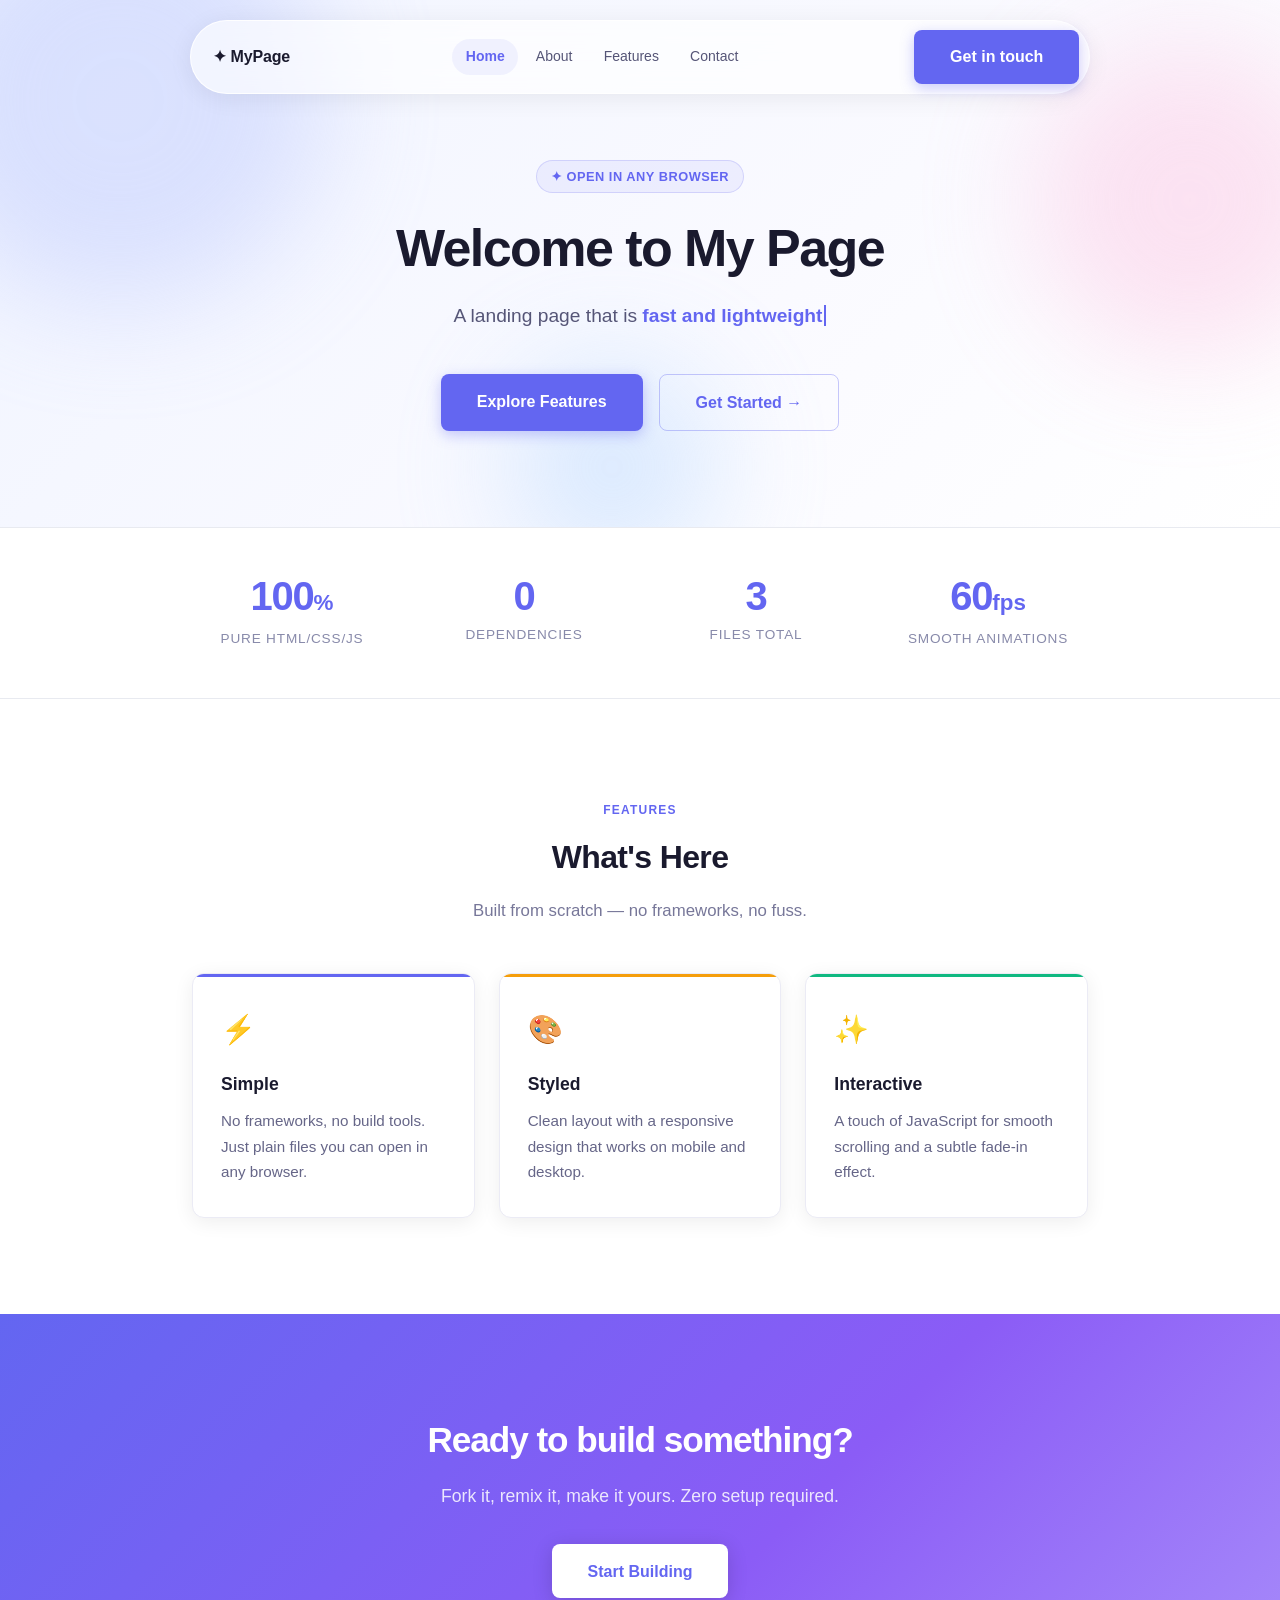
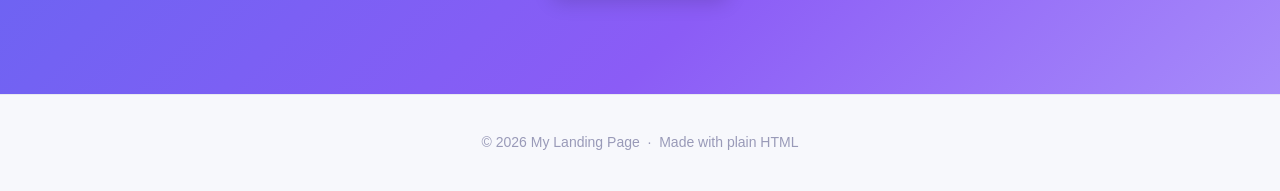
<file: index.html>
<!DOCTYPE html>
<html lang="en">
  <head>
    <meta charset="UTF-8" />
    <meta name="viewport" content="width=device-width, initial-scale=1.0" />
    <title>My Landing Page</title>
    <link rel="stylesheet" href="style.css" />
  </head>
  <body>

    <!-- Scroll Progress Bar -->
    <div class="scroll-progress" id="scrollProgress"></div>

    <!-- Hero Section -->
    <section class="hero">
      <div class="hero-blob hero-blob-1"></div>
      <div class="hero-blob hero-blob-2"></div>
      <div class="hero-blob hero-blob-3"></div>
      <div class="container">
        <div class="hero-badge">✦ Open in any browser</div>
        <h1>Welcome to My Page</h1>
        <p class="subtitle">
          A landing page that is
          <span class="typewriter" id="typewriter"></span>
        </p>
        <div class="hero-actions">
          <a href="#features" class="btn">Explore Features</a>
          <a href="#cta" class="btn btn-ghost">Get Started →</a>
        </div>
      </div>
    </section>

    <!-- Stats Row -->
    <section class="stats">
      <div class="container">
        <div class="stats-grid">
          <div class="stat">
            <span class="stat-number" data-target="100">0</span><span class="stat-unit">%</span>
            <p>Pure HTML/CSS/JS</p>
          </div>
          <div class="stat">
            <span class="stat-number" data-target="0">0</span>
            <p>Dependencies</p>
          </div>
          <div class="stat">
            <span class="stat-number" data-target="3">0</span>
            <p>Files total</p>
          </div>
          <div class="stat">
            <span class="stat-number" data-target="60">0</span><span class="stat-unit">fps</span>
            <p>Smooth animations</p>
          </div>
        </div>
      </div>
    </section>

    <!-- Features Section -->
    <section class="features" id="features">
      <div class="container">
        <div class="section-header">
          <span class="section-label">Features</span>
          <h2>What's Here</h2>
          <p class="section-sub">Built from scratch — no frameworks, no fuss.</p>
        </div>
        <div class="cards">
          <div class="card" style="--delay: 0ms">
            <div class="card-accent"></div>
            <div class="card-icon">⚡</div>
            <h3>Simple</h3>
            <p>No frameworks, no build tools. Just plain files you can open in any browser.</p>
          </div>
          <div class="card" style="--delay: 120ms">
            <div class="card-accent" style="--accent: #f59e0b"></div>
            <div class="card-icon">🎨</div>
            <h3>Styled</h3>
            <p>Clean layout with a responsive design that works on mobile and desktop.</p>
          </div>
          <div class="card" style="--delay: 240ms">
            <div class="card-accent" style="--accent: #10b981"></div>
            <div class="card-icon">✨</div>
            <h3>Interactive</h3>
            <p>A touch of JavaScript for smooth scrolling and a subtle fade-in effect.</p>
          </div>
        </div>
      </div>
    </section>

    <!-- CTA Section -->
    <section class="cta-section" id="cta">
      <div class="container">
        <h2>Ready to build something?</h2>
        <p>Fork it, remix it, make it yours. Zero setup required.</p>
        <a href="#features" class="btn btn-white">Start Building</a>
      </div>
    </section>

    <!-- Footer -->
    <footer>
      <div class="container">
        <p>&copy; 2026 My Landing Page &nbsp;·&nbsp; Made with plain HTML</p>
      </div>
    </footer>

    <script src="nav.js"></script>
    <script src="script.js"></script>
  </body>
</html>
</file>
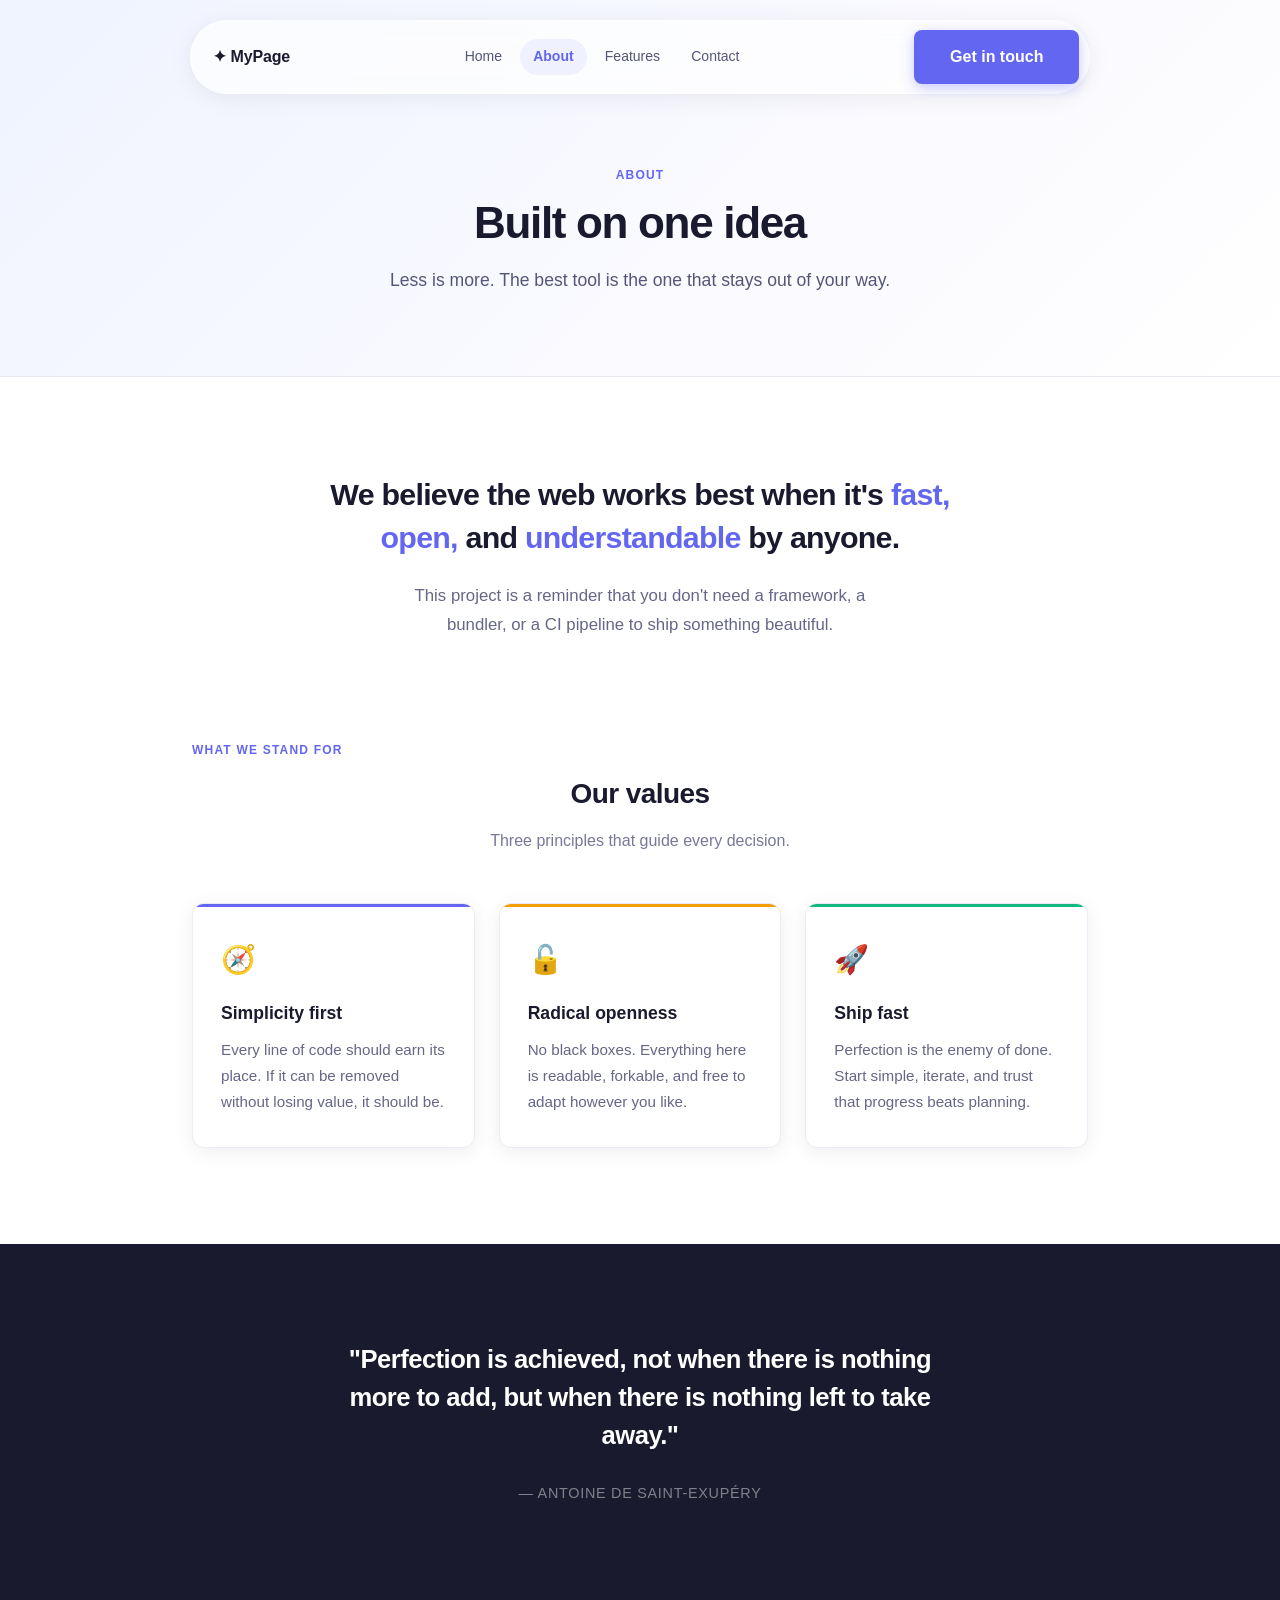
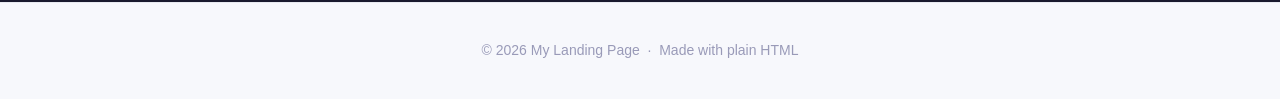
<file: about.html>
<!DOCTYPE html>
<html lang="en">
  <head>
    <meta charset="UTF-8" />
    <meta name="viewport" content="width=device-width, initial-scale=1.0" />
    <title>About — My Landing Page</title>
    <link rel="stylesheet" href="style.css" />
  </head>
  <body>

    <!-- Page Hero -->
    <section class="page-hero">
      <div class="container">
        <span class="section-label">About</span>
        <h1>Built on one idea</h1>
        <p>Less is more. The best tool is the one that stays out of your way.</p>
      </div>
    </section>

    <!-- Mission -->
    <section class="mission">
      <div class="container">
        <p class="mission-text">
          We believe the web works best when it's <em>fast, open,</em> and
          <em>understandable</em> by anyone.
        </p>
        <p class="mission-sub">
          This project is a reminder that you don't need a framework, a bundler,
          or a CI pipeline to ship something beautiful.
        </p>
      </div>
    </section>

    <!-- Values -->
    <section class="values">
      <div class="container">
        <span class="section-label">What we stand for</span>
        <h2>Our values</h2>
        <p class="section-sub">Three principles that guide every decision.</p>
        <div class="cards">
          <div class="card" style="--delay: 0ms">
            <div class="card-accent" style="--accent: #6366f1"></div>
            <div class="card-icon">🧭</div>
            <h3>Simplicity first</h3>
            <p>Every line of code should earn its place. If it can be removed without losing value, it should be.</p>
          </div>
          <div class="card" style="--delay: 120ms">
            <div class="card-accent" style="--accent: #f59e0b"></div>
            <div class="card-icon">🔓</div>
            <h3>Radical openness</h3>
            <p>No black boxes. Everything here is readable, forkable, and free to adapt however you like.</p>
          </div>
          <div class="card" style="--delay: 240ms">
            <div class="card-accent" style="--accent: #10b981"></div>
            <div class="card-icon">🚀</div>
            <h3>Ship fast</h3>
            <p>Perfection is the enemy of done. Start simple, iterate, and trust that progress beats planning.</p>
          </div>
        </div>
      </div>
    </section>

    <!-- Philosophy quote -->
    <section class="philosophy">
      <div class="container">
        <blockquote>
          "Perfection is achieved, not when there is nothing more to add,
          but when there is nothing left to take away."
        </blockquote>
        <cite>— Antoine de Saint-Exupéry</cite>
      </div>
    </section>

    <!-- Footer -->
    <footer>
      <div class="container">
        <p>&copy; 2026 My Landing Page &nbsp;·&nbsp; Made with plain HTML</p>
      </div>
    </footer>

    <script src="nav.js"></script>
    <script>
      const observer = new IntersectionObserver(
        (entries) => entries.forEach((e) => {
          if (e.isIntersecting) { e.target.classList.add('visible'); observer.unobserve(e.target); }
        }),
        { threshold: 0.15 }
      );
      document.querySelectorAll('.card').forEach((el) => observer.observe(el));
    </script>
  </body>
</html>
</file>
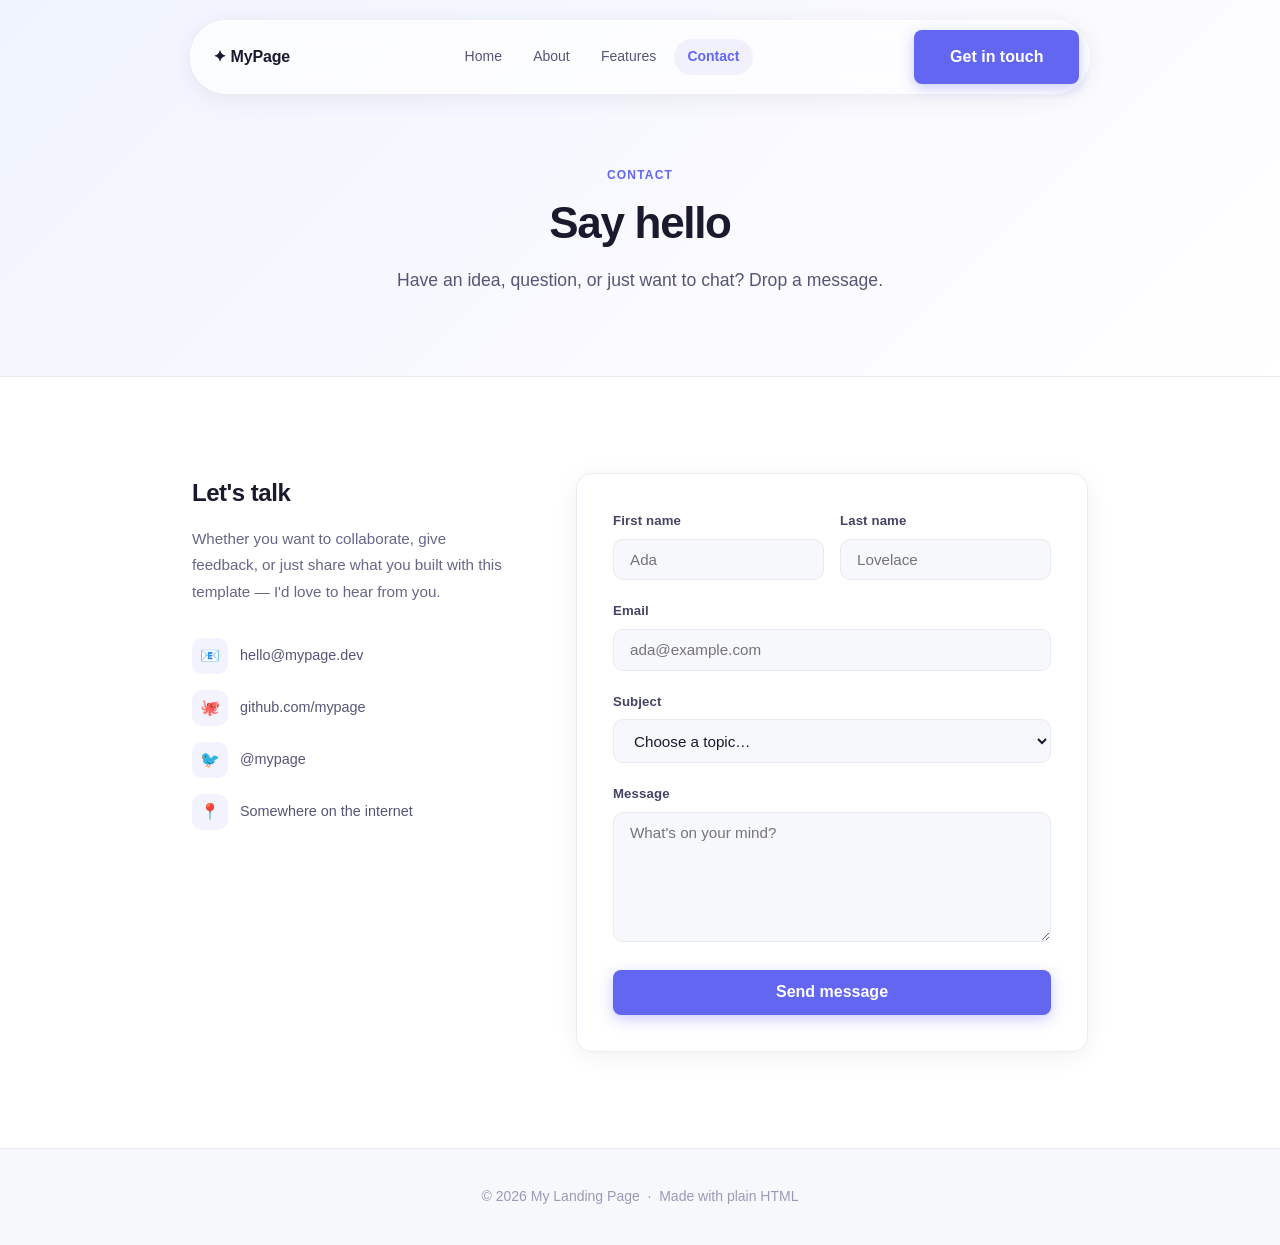
<file: contact.html>
<!DOCTYPE html>
<html lang="en">
  <head>
    <meta charset="UTF-8" />
    <meta name="viewport" content="width=device-width, initial-scale=1.0" />
    <title>Contact — My Landing Page</title>
    <link rel="stylesheet" href="style.css" />
  </head>
  <body>

    <!-- Page Hero -->
    <section class="page-hero">
      <div class="container">
        <span class="section-label">Contact</span>
        <h1>Say hello</h1>
        <p>Have an idea, question, or just want to chat? Drop a message.</p>
      </div>
    </section>

    <!-- Contact Section -->
    <section class="contact-section">
      <div class="container">
        <div class="contact-grid">

          <!-- Info column -->
          <div class="contact-info">
            <h2>Let's talk</h2>
            <p>
              Whether you want to collaborate, give feedback, or just share what
              you built with this template — I'd love to hear from you.
            </p>
            <div class="contact-methods">
              <div class="contact-method">
                <div class="contact-method-icon">📧</div>
                <span>hello@mypage.dev</span>
              </div>
              <div class="contact-method">
                <div class="contact-method-icon">🐙</div>
                <span>github.com/mypage</span>
              </div>
              <div class="contact-method">
                <div class="contact-method-icon">🐦</div>
                <span>@mypage</span>
              </div>
              <div class="contact-method">
                <div class="contact-method-icon">📍</div>
                <span>Somewhere on the internet</span>
              </div>
            </div>
          </div>

          <!-- Form column -->
          <div class="contact-form" id="contactForm">
            <div class="form-row">
              <div class="form-group">
                <label for="firstName">First name</label>
                <input type="text" id="firstName" class="form-input" placeholder="Ada" />
              </div>
              <div class="form-group">
                <label for="lastName">Last name</label>
                <input type="text" id="lastName" class="form-input" placeholder="Lovelace" />
              </div>
            </div>
            <div class="form-group">
              <label for="email">Email</label>
              <input type="email" id="email" class="form-input" placeholder="ada@example.com" />
            </div>
            <div class="form-group">
              <label for="subject">Subject</label>
              <select id="subject" class="form-input form-select">
                <option value="">Choose a topic…</option>
                <option>General question</option>
                <option>Collaboration</option>
                <option>Feedback</option>
                <option>Something else</option>
              </select>
            </div>
            <div class="form-group">
              <label for="message">Message</label>
              <textarea id="message" class="form-textarea" placeholder="What's on your mind?"></textarea>
            </div>
            <button type="button" class="btn form-submit" id="submitBtn">Send message</button>
            <p class="form-success" id="formSuccess">✓ Message sent — thanks for reaching out!</p>
          </div>

        </div>
      </div>
    </section>

    <!-- Footer -->
    <footer>
      <div class="container">
        <p>&copy; 2026 My Landing Page &nbsp;·&nbsp; Made with plain HTML</p>
      </div>
    </footer>

    <script src="nav.js"></script>
    <script>
      document.getElementById('submitBtn').addEventListener('click', function () {
        const email = document.getElementById('email').value.trim();
        const message = document.getElementById('message').value.trim();
        if (!email || !message) {
          document.getElementById('email').style.borderColor = email ? '' : '#ef4444';
          document.getElementById('message').style.borderColor = message ? '' : '#ef4444';
          return;
        }
        this.textContent = 'Sending…';
        this.disabled = true;
        setTimeout(() => {
          document.getElementById('contactForm').style.opacity = '0.4';
          document.getElementById('formSuccess').style.display = 'block';
          this.style.display = 'none';
        }, 900);
      });
    </script>
  </body>
</html>
</file>
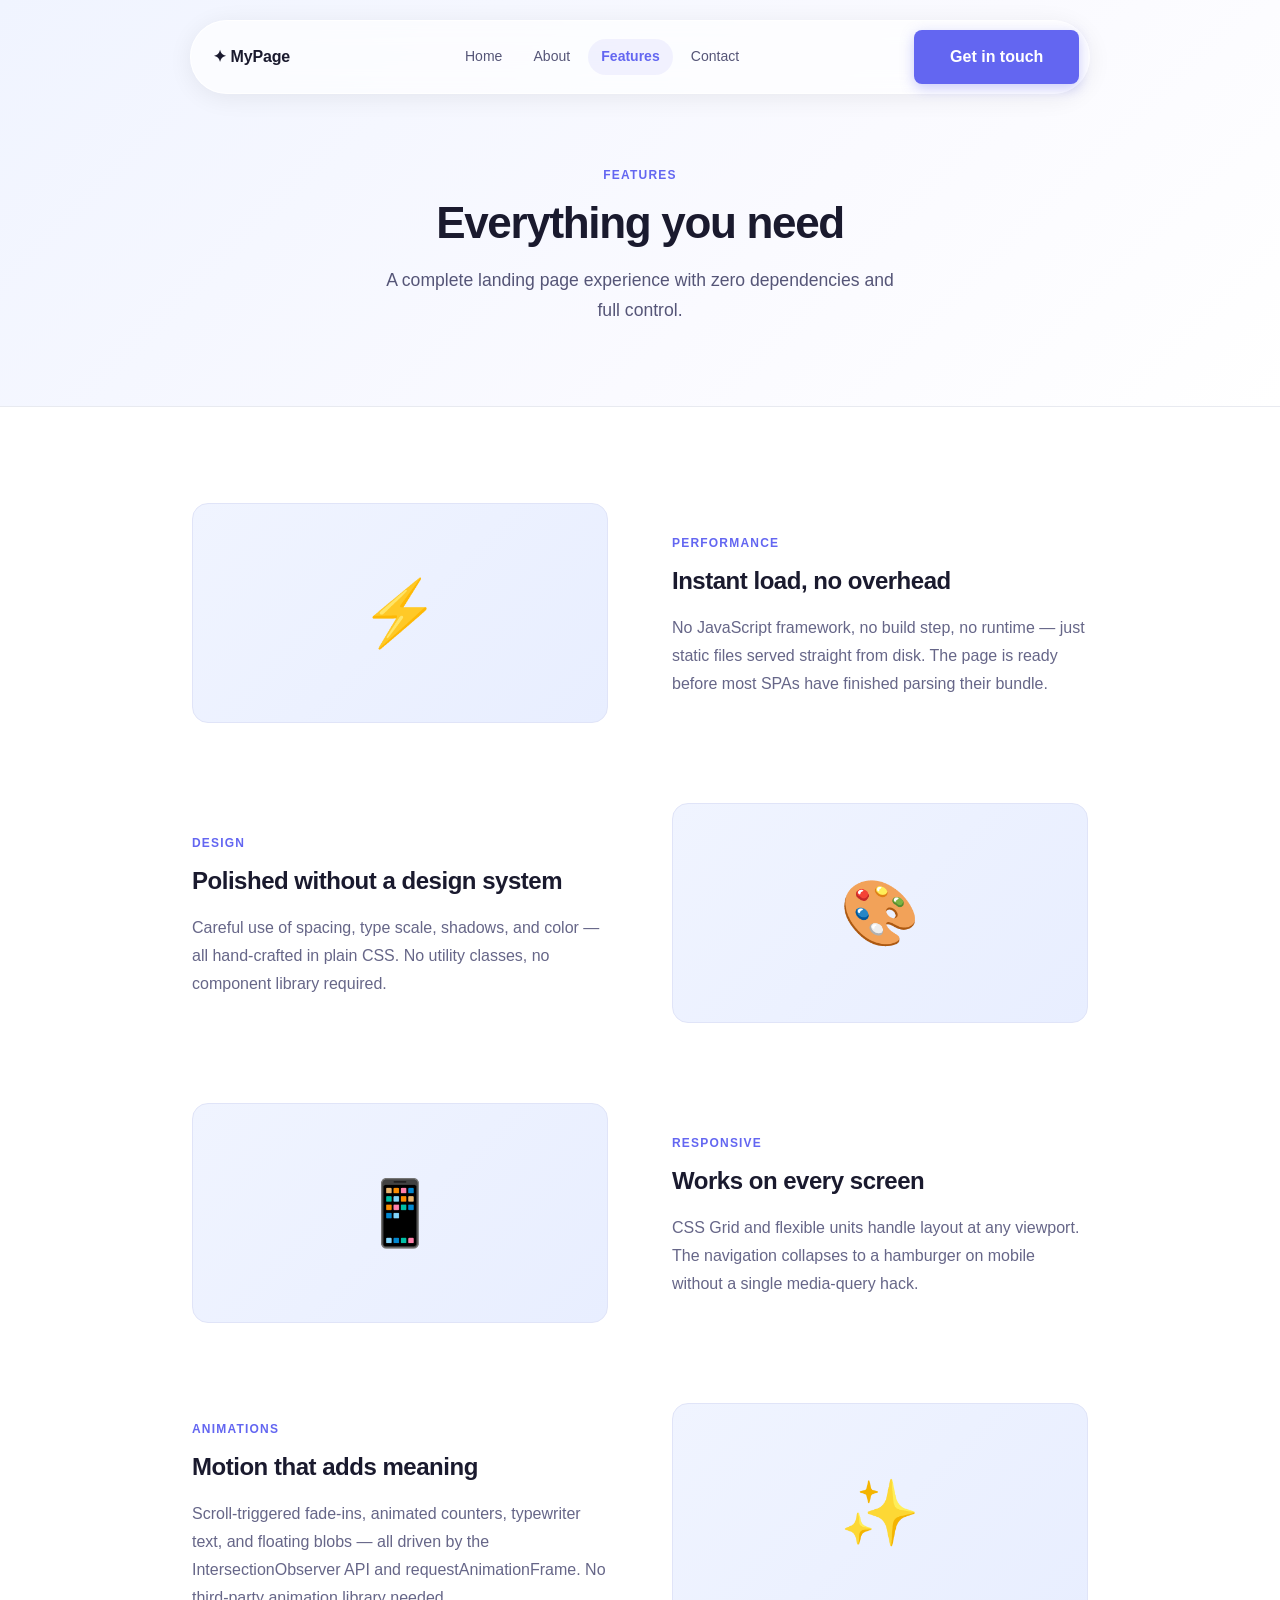
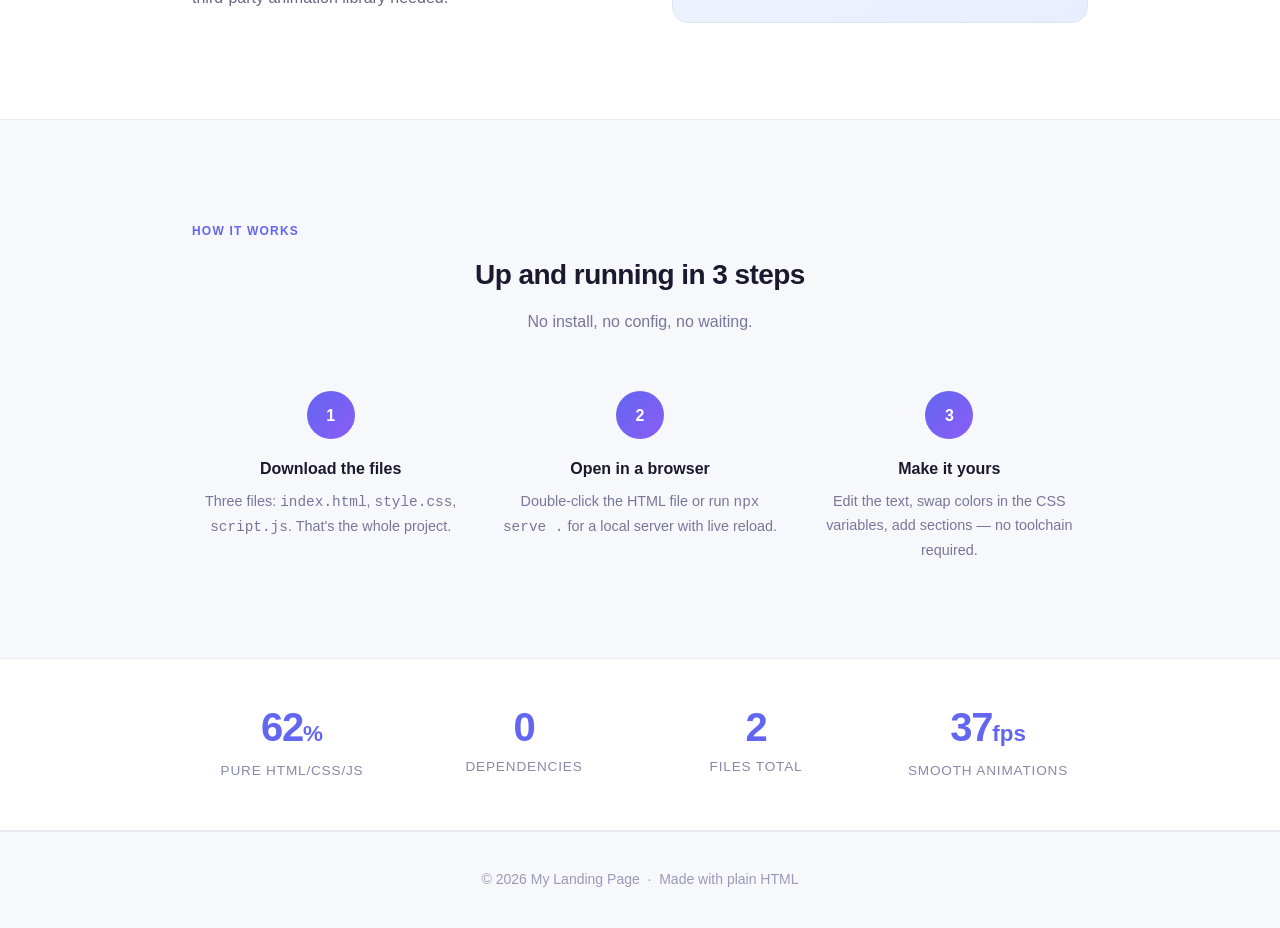
<file: features.html>
<!DOCTYPE html>
<html lang="en">
  <head>
    <meta charset="UTF-8" />
    <meta name="viewport" content="width=device-width, initial-scale=1.0" />
    <title>Features — My Landing Page</title>
    <link rel="stylesheet" href="style.css" />
  </head>
  <body>

    <!-- Page Hero -->
    <section class="page-hero">
      <div class="container">
        <span class="section-label">Features</span>
        <h1>Everything you need</h1>
        <p>A complete landing page experience with zero dependencies and full control.</p>
      </div>
    </section>

    <!-- Feature list -->
    <section class="feature-list">
      <div class="container">

        <div class="feature-item">
          <div class="feature-visual">⚡</div>
          <div class="feature-text">
            <span class="section-label">Performance</span>
            <h3>Instant load, no overhead</h3>
            <p>
              No JavaScript framework, no build step, no runtime — just static files
              served straight from disk. The page is ready before most SPAs have
              finished parsing their bundle.
            </p>
          </div>
        </div>

        <div class="feature-item reverse">
          <div class="feature-visual">🎨</div>
          <div class="feature-text">
            <span class="section-label">Design</span>
            <h3>Polished without a design system</h3>
            <p>
              Careful use of spacing, type scale, shadows, and color — all hand-crafted
              in plain CSS. No utility classes, no component library required.
            </p>
          </div>
        </div>

        <div class="feature-item">
          <div class="feature-visual">📱</div>
          <div class="feature-text">
            <span class="section-label">Responsive</span>
            <h3>Works on every screen</h3>
            <p>
              CSS Grid and flexible units handle layout at any viewport. The navigation
              collapses to a hamburger on mobile without a single media-query hack.
            </p>
          </div>
        </div>

        <div class="feature-item reverse">
          <div class="feature-visual">✨</div>
          <div class="feature-text">
            <span class="section-label">Animations</span>
            <h3>Motion that adds meaning</h3>
            <p>
              Scroll-triggered fade-ins, animated counters, typewriter text, and floating
              blobs — all driven by the IntersectionObserver API and requestAnimationFrame.
              No third-party animation library needed.
            </p>
          </div>
        </div>

      </div>
    </section>

    <!-- How it works -->
    <section class="steps">
      <div class="container">
        <span class="section-label">How it works</span>
        <h2>Up and running in 3 steps</h2>
        <p class="section-sub">No install, no config, no waiting.</p>
        <div class="steps-grid">
          <div class="step" style="--delay: 0ms">
            <div class="step-number">1</div>
            <h3>Download the files</h3>
            <p>Three files: <code>index.html</code>, <code>style.css</code>, <code>script.js</code>. That's the whole project.</p>
          </div>
          <div class="step" style="--delay: 100ms">
            <div class="step-number">2</div>
            <h3>Open in a browser</h3>
            <p>Double-click the HTML file or run <code>npx serve .</code> for a local server with live reload.</p>
          </div>
          <div class="step" style="--delay: 200ms">
            <div class="step-number">3</div>
            <h3>Make it yours</h3>
            <p>Edit the text, swap colors in the CSS variables, add sections — no toolchain required.</p>
          </div>
        </div>
      </div>
    </section>

    <!-- Stats (reused from home) -->
    <section class="stats">
      <div class="container">
        <div class="stats-grid">
          <div class="stat">
            <span class="stat-number" data-target="100">0</span><span class="stat-unit">%</span>
            <p>Pure HTML/CSS/JS</p>
          </div>
          <div class="stat">
            <span class="stat-number" data-target="0">0</span>
            <p>Dependencies</p>
          </div>
          <div class="stat">
            <span class="stat-number" data-target="3">0</span>
            <p>Files total</p>
          </div>
          <div class="stat">
            <span class="stat-number" data-target="60">0</span><span class="stat-unit">fps</span>
            <p>Smooth animations</p>
          </div>
        </div>
      </div>
    </section>

    <!-- Footer -->
    <footer>
      <div class="container">
        <p>&copy; 2026 My Landing Page &nbsp;·&nbsp; Made with plain HTML</p>
      </div>
    </footer>

    <script src="nav.js"></script>
    <script>
      // Fade in feature items and steps on scroll
      const observer = new IntersectionObserver(
        (entries) => entries.forEach((e) => {
          if (e.isIntersecting) { e.target.classList.add('visible'); observer.unobserve(e.target); }
        }),
        { threshold: 0.15 }
      );
      document.querySelectorAll('.feature-item, .step, .stat').forEach((el) => observer.observe(el));

      // Animated counters
      const statObs = new IntersectionObserver((entries) => {
        entries.forEach((entry) => {
          if (!entry.isIntersecting) return;
          const el = entry.target.querySelector('.stat-number');
          if (!el || el.dataset.animated) return;
          el.dataset.animated = '1';
          const target = parseInt(el.dataset.target, 10);
          const start = performance.now();
          (function tick(now) {
            const p = Math.min((now - start) / 1200, 1);
            el.textContent = Math.round((1 - Math.pow(1 - p, 3)) * target);
            if (p < 1) requestAnimationFrame(tick); else el.textContent = target;
          })(start);
          statObs.unobserve(entry.target);
        });
      }, { threshold: 0.3 });
      document.querySelectorAll('.stat').forEach((el) => statObs.observe(el));
    </script>
  </body>
</html>
</file>
<file: style.css>
/* Reset */
*, *::before, *::after {
  margin: 0;
  padding: 0;
  box-sizing: border-box;
}

/* Base */
body {
  font-family: "Inter", -apple-system, BlinkMacSystemFont, "Segoe UI", sans-serif;
  color: #1e1e2e;
  line-height: 1.7;
  background: #ffffff;
}

.container {
  max-width: 960px;
  margin: 0 auto;
  padding: 0 2rem;
}

/* ── Floating Nav ─────────────────────────────────── */
.nav {
  position: fixed;
  top: 1.25rem;
  left: 50%;
  transform: translateX(-50%);
  width: calc(100% - 2.5rem);
  max-width: 900px;
  z-index: 200;
  transition: filter 0.2s;
}

.nav-inner {
  display: flex;
  align-items: center;
  justify-content: space-between;
  padding: 0.55rem 0.6rem 0.55rem 1.4rem;
  background: rgba(255, 255, 255, 0.65);
  backdrop-filter: blur(14px);
  -webkit-backdrop-filter: blur(14px);
  border: 1px solid rgba(255, 255, 255, 0.85);
  border-radius: 999px;
  box-shadow: 0 4px 24px rgba(0, 0, 0, 0.07);
  transition: background 0.3s, box-shadow 0.3s;
}

.nav.scrolled .nav-inner {
  background: rgba(255, 255, 255, 0.88);
  box-shadow: 0 6px 30px rgba(0, 0, 0, 0.12);
}

.nav-logo {
  font-weight: 800;
  font-size: 1rem;
  color: #1a1a2e;
  text-decoration: none;
  letter-spacing: -0.01em;
  white-space: nowrap;
}

.nav-links {
  display: flex;
  gap: 0.25rem;
}

.nav-link {
  font-size: 0.875rem;
  font-weight: 500;
  color: #555577;
  text-decoration: none;
  padding: 0.4rem 0.85rem;
  border-radius: 999px;
  transition: color 0.15s, background 0.15s;
}

.nav-link:hover {
  color: #1a1a2e;
  background: rgba(0, 0, 0, 0.05);
}

.nav-link.active {
  color: #6366f1;
  background: rgba(99, 102, 241, 0.08);
  font-weight: 600;
}

.nav-right {
  display: flex;
  align-items: center;
  gap: 0.75rem;
}

.nav-cta {
  font-size: 0.875rem;
  padding: 0.5rem 1.25rem;
  border-radius: 999px;
}

/* Hamburger */
.nav-hamburger {
  display: none;
  flex-direction: column;
  justify-content: center;
  align-items: center;
  gap: 4px;
  width: 36px;
  height: 36px;
  background: none;
  border: none;
  cursor: pointer;
  padding: 6px;
}

.nav-hamburger span {
  display: block;
  width: 18px;
  height: 2px;
  background: #1a1a2e;
  border-radius: 2px;
  transition: transform 0.25s, opacity 0.25s;
  transform-origin: center;
}

.nav-hamburger.open span:nth-child(1) { transform: translateY(6px) rotate(45deg); }
.nav-hamburger.open span:nth-child(2) { opacity: 0; }
.nav-hamburger.open span:nth-child(3) { transform: translateY(-6px) rotate(-45deg); }

/* Mobile dropdown */
.nav-mobile-menu {
  display: none;
  flex-direction: column;
  gap: 0.25rem;
  margin-top: 0.5rem;
  padding: 1rem;
  background: rgba(255, 255, 255, 0.95);
  backdrop-filter: blur(14px);
  -webkit-backdrop-filter: blur(14px);
  border: 1px solid rgba(255, 255, 255, 0.9);
  border-radius: 20px;
  box-shadow: 0 8px 32px rgba(0, 0, 0, 0.12);
}

.nav-mobile-menu.open {
  display: flex;
}

.nav-mobile-link {
  font-size: 0.95rem;
  font-weight: 500;
  color: #555577;
  text-decoration: none;
  padding: 0.6rem 1rem;
  border-radius: 10px;
  transition: color 0.15s, background 0.15s;
}

.nav-mobile-link:hover,
.nav-mobile-link.active {
  color: #6366f1;
  background: rgba(99, 102, 241, 0.07);
}

.nav-mobile-cta {
  margin-top: 0.5rem;
  text-align: center;
  border-radius: 10px;
}

@media (max-width: 640px) {
  .nav-links,
  .nav-cta {
    display: none;
  }
  .nav-hamburger {
    display: flex;
  }
}

/* ── Inner Page Hero ──────────────────────────────── */
.page-hero {
  padding: 10rem 0 5rem;
  text-align: center;
  background: linear-gradient(135deg, #f0f4ff 0%, #fafaff 60%, #fff 100%);
  border-bottom: 1px solid #e8eaf0;
}

.page-hero .section-label {
  margin-bottom: 0.75rem;
}

.page-hero h1 {
  font-size: 2.75rem;
  font-weight: 800;
  letter-spacing: -0.03em;
  color: #1a1a2e;
  margin-bottom: 1rem;
  line-height: 1.2;
}

.page-hero p {
  font-size: 1.1rem;
  color: #555577;
  max-width: 520px;
  margin: 0 auto;
}

/* ── About Page ───────────────────────────────────── */
.mission {
  padding: 6rem 0;
  text-align: center;
}

.mission-text {
  font-size: 1.9rem;
  font-weight: 700;
  letter-spacing: -0.025em;
  color: #1a1a2e;
  line-height: 1.4;
  max-width: 700px;
  margin: 0 auto 1.5rem;
}

.mission-text em {
  font-style: normal;
  color: #6366f1;
}

.mission-sub {
  font-size: 1.05rem;
  color: #666688;
  max-width: 480px;
  margin: 0 auto;
}

.values {
  padding: 0 0 6rem;
  background: #fff;
}

.values h2 {
  text-align: center;
  font-size: 1.75rem;
  font-weight: 700;
  letter-spacing: -0.02em;
  color: #1a1a2e;
  margin-bottom: 0.6rem;
}

.values .section-sub {
  text-align: center;
  color: #777799;
  font-size: 1rem;
  margin-bottom: 3rem;
}

.philosophy {
  background: #1a1a2e;
  padding: 6rem 0;
  text-align: center;
}

.philosophy blockquote {
  font-size: 1.6rem;
  font-weight: 600;
  letter-spacing: -0.02em;
  color: #fff;
  line-height: 1.5;
  max-width: 640px;
  margin: 0 auto 1.5rem;
  border: none;
}

.philosophy cite {
  font-size: 0.9rem;
  color: rgba(255, 255, 255, 0.45);
  font-style: normal;
  letter-spacing: 0.05em;
  text-transform: uppercase;
}

/* ── Features Page ────────────────────────────────── */
.feature-list {
  padding: 6rem 0;
}

.feature-item {
  display: grid;
  grid-template-columns: 1fr 1fr;
  gap: 4rem;
  align-items: center;
  margin-bottom: 5rem;
  opacity: 0;
  transform: translateY(24px);
  transition: opacity 0.5s ease, transform 0.5s ease;
}

.feature-item.visible {
  opacity: 1;
  transform: translateY(0);
}

.feature-item:last-child {
  margin-bottom: 0;
}

.feature-item.reverse {
  direction: rtl;
}

.feature-item.reverse > * {
  direction: ltr;
}

.feature-visual {
  background: linear-gradient(135deg, #f0f4ff, #e8eeff);
  border-radius: 16px;
  height: 220px;
  display: flex;
  align-items: center;
  justify-content: center;
  font-size: 4rem;
  border: 1px solid #e0e4f8;
}

.feature-text .section-label {
  margin-bottom: 0.5rem;
}

.feature-text h3 {
  font-size: 1.5rem;
  font-weight: 700;
  letter-spacing: -0.02em;
  color: #1a1a2e;
  margin-bottom: 0.75rem;
}

.feature-text p {
  font-size: 1rem;
  color: #666688;
  line-height: 1.75;
}

.steps {
  background: #f7f8fc;
  border-top: 1px solid #e8eaf0;
  border-bottom: 1px solid #e8eaf0;
  padding: 6rem 0;
}

.steps h2 {
  text-align: center;
  font-size: 1.75rem;
  font-weight: 700;
  letter-spacing: -0.02em;
  color: #1a1a2e;
  margin-bottom: 0.6rem;
}

.steps .section-sub {
  text-align: center;
  color: #777799;
  font-size: 1rem;
  margin-bottom: 3.5rem;
}

.steps-grid {
  display: grid;
  grid-template-columns: repeat(auto-fit, minmax(220px, 1fr));
  gap: 2rem;
}

.step {
  text-align: center;
  opacity: 0;
  transform: translateY(20px);
  transition: opacity 0.5s ease var(--delay, 0ms), transform 0.5s ease var(--delay, 0ms);
}

.step.visible {
  opacity: 1;
  transform: translateY(0);
}

.step-number {
  display: inline-flex;
  align-items: center;
  justify-content: center;
  width: 48px;
  height: 48px;
  border-radius: 50%;
  background: linear-gradient(135deg, #6366f1, #8b5cf6);
  color: #fff;
  font-size: 1rem;
  font-weight: 800;
  margin-bottom: 1rem;
}

.step h3 {
  font-size: 1rem;
  font-weight: 700;
  color: #1a1a2e;
  margin-bottom: 0.4rem;
}

.step p {
  font-size: 0.9rem;
  color: #777799;
}

@media (max-width: 640px) {
  .feature-item {
    grid-template-columns: 1fr;
    gap: 2rem;
  }
  .feature-item.reverse {
    direction: ltr;
  }
}

/* ── Contact Page ─────────────────────────────────── */
.contact-section {
  padding: 6rem 0;
}

.contact-grid {
  display: grid;
  grid-template-columns: 1fr 1.6fr;
  gap: 4rem;
  align-items: start;
}

.contact-info h2 {
  font-size: 1.5rem;
  font-weight: 700;
  letter-spacing: -0.02em;
  color: #1a1a2e;
  margin-bottom: 0.75rem;
}

.contact-info p {
  font-size: 0.95rem;
  color: #666688;
  line-height: 1.75;
  margin-bottom: 2rem;
}

.contact-methods {
  display: flex;
  flex-direction: column;
  gap: 1rem;
}

.contact-method {
  display: flex;
  align-items: center;
  gap: 0.75rem;
  font-size: 0.9rem;
  color: #555577;
}

.contact-method-icon {
  width: 36px;
  height: 36px;
  border-radius: 10px;
  background: rgba(99, 102, 241, 0.08);
  display: flex;
  align-items: center;
  justify-content: center;
  font-size: 1rem;
  flex-shrink: 0;
}

/* Form */
.contact-form {
  background: #fff;
  border: 1px solid #ebebf5;
  border-radius: 16px;
  padding: 2.25rem;
  box-shadow: 0 4px 24px rgba(0, 0, 0, 0.06);
}

.form-row {
  display: grid;
  grid-template-columns: 1fr 1fr;
  gap: 1rem;
}

.form-group {
  margin-bottom: 1.25rem;
}

.form-group label {
  display: block;
  font-size: 0.825rem;
  font-weight: 600;
  color: #444466;
  margin-bottom: 0.4rem;
  letter-spacing: 0.01em;
}

.form-input,
.form-textarea,
.form-select {
  width: 100%;
  padding: 0.7rem 1rem;
  font-size: 0.95rem;
  font-family: inherit;
  color: #1a1a2e;
  background: #f7f8fc;
  border: 1.5px solid #e8eaf0;
  border-radius: 10px;
  outline: none;
  transition: border-color 0.2s, background 0.2s, box-shadow 0.2s;
}

.form-input:focus,
.form-textarea:focus,
.form-select:focus {
  border-color: #6366f1;
  background: #fff;
  box-shadow: 0 0 0 3px rgba(99, 102, 241, 0.12);
}

.form-textarea {
  resize: vertical;
  min-height: 130px;
}

.form-submit {
  width: 100%;
  padding: 0.85rem;
  font-size: 1rem;
  cursor: pointer;
  border: none;
  font-family: inherit;
  border-radius: 10px;
}

.form-success {
  display: none;
  text-align: center;
  padding: 1.5rem;
  color: #10b981;
  font-weight: 600;
  font-size: 1rem;
}

@media (max-width: 700px) {
  .contact-grid {
    grid-template-columns: 1fr;
    gap: 2.5rem;
  }
  .form-row {
    grid-template-columns: 1fr;
  }
}

/* Scroll Progress */
.scroll-progress {
  position: fixed;
  top: 0;
  left: 0;
  height: 3px;
  background: linear-gradient(90deg, #6366f1, #8b5cf6, #ec4899);
  width: 0%;
  z-index: 1000;
  transition: width 0.1s linear;
}

/* Hero */
.hero {
  position: relative;
  overflow: hidden;
  background: linear-gradient(135deg, #f0f4ff 0%, #fafaff 60%, #fff 100%);
  padding: 10rem 0 6rem;
  text-align: center;
  border-bottom: 1px solid #e8eaf0;
}

.hero .container {
  position: relative;
  z-index: 1;
}

/* Animated blobs */
.hero-blob {
  position: absolute;
  border-radius: 50%;
  filter: blur(60px);
  opacity: 0.45;
  animation: float 8s ease-in-out infinite;
}

.hero-blob-1 {
  width: 400px;
  height: 400px;
  background: radial-gradient(circle, #c7d2fe, #a5b4fc);
  top: -100px;
  left: -80px;
  animation-delay: 0s;
}

.hero-blob-2 {
  width: 300px;
  height: 300px;
  background: radial-gradient(circle, #fbcfe8, #f9a8d4);
  top: 50px;
  right: -60px;
  animation-delay: -3s;
}

.hero-blob-3 {
  width: 200px;
  height: 200px;
  background: radial-gradient(circle, #bfdbfe, #93c5fd);
  bottom: -40px;
  left: 40%;
  animation-delay: -5s;
}

@keyframes float {
  0%, 100% { transform: translateY(0) scale(1); }
  33%       { transform: translateY(-20px) scale(1.04); }
  66%       { transform: translateY(12px) scale(0.97); }
}

/* Hero Badge */
.hero-badge {
  display: inline-block;
  background: rgba(99, 102, 241, 0.08);
  border: 1px solid rgba(99, 102, 241, 0.2);
  color: #6366f1;
  font-size: 0.8rem;
  font-weight: 600;
  letter-spacing: 0.04em;
  padding: 0.3rem 0.9rem;
  border-radius: 999px;
  margin-bottom: 1.5rem;
  text-transform: uppercase;
}

.hero h1 {
  font-size: 3.25rem;
  font-weight: 800;
  letter-spacing: -0.03em;
  color: #1a1a2e;
  margin-bottom: 1.25rem;
  line-height: 1.2;
}

.hero .subtitle {
  font-size: 1.2rem;
  color: #555577;
  max-width: 520px;
  margin: 0 auto 2.25rem;
  min-height: 2em;
}

/* Typewriter */
.typewriter {
  color: #6366f1;
  font-weight: 600;
  border-right: 2px solid #6366f1;
  padding-right: 2px;
  white-space: nowrap;
  overflow: hidden;
}

/* Hero Actions */
.hero-actions {
  display: flex;
  gap: 1rem;
  justify-content: center;
  flex-wrap: wrap;
}

/* Buttons */
.btn {
  display: inline-block;
  background: #6366f1;
  color: #fff;
  font-weight: 600;
  font-size: 1rem;
  padding: 0.85rem 2.25rem;
  border-radius: 8px;
  text-decoration: none;
  box-shadow: 0 4px 14px rgba(99, 102, 241, 0.35);
  transition: background 0.2s, box-shadow 0.2s;
}

.btn:hover {
  background: #4f46e5;
  box-shadow: 0 6px 20px rgba(99, 102, 241, 0.45);
}

.btn-ghost {
  background: transparent;
  color: #6366f1;
  box-shadow: none;
  border: 1.5px solid rgba(99, 102, 241, 0.35);
}

.btn-ghost:hover {
  background: rgba(99, 102, 241, 0.06);
  box-shadow: none;
}

.btn-white {
  background: #fff;
  color: #6366f1;
  box-shadow: 0 4px 20px rgba(0, 0, 0, 0.15);
}

.btn-white:hover {
  background: #f5f3ff;
  box-shadow: 0 6px 24px rgba(0, 0, 0, 0.2);
}

/* Stats */
.stats {
  background: #fff;
  border-bottom: 1px solid #e8eaf0;
  padding: 3rem 0;
}

.stats-grid {
  display: grid;
  grid-template-columns: repeat(auto-fit, minmax(160px, 1fr));
  gap: 2rem;
  text-align: center;
}

.stat {
  opacity: 0;
  transform: translateY(16px);
  transition: opacity 0.5s ease, transform 0.5s ease;
}

.stat.visible {
  opacity: 1;
  transform: translateY(0);
}

.stat-number {
  font-size: 2.5rem;
  font-weight: 800;
  color: #6366f1;
  letter-spacing: -0.03em;
  line-height: 1;
}

.stat-unit {
  font-size: 1.4rem;
  font-weight: 700;
  color: #6366f1;
}

.stat p {
  font-size: 0.85rem;
  color: #888aaa;
  margin-top: 0.35rem;
  text-transform: uppercase;
  letter-spacing: 0.06em;
  font-weight: 500;
}

/* Features */
.features {
  padding: 6rem 0;
  background: #ffffff;
}

.section-header {
  text-align: center;
  margin-bottom: 3rem;
}

.section-label {
  display: inline-block;
  font-size: 0.75rem;
  font-weight: 700;
  letter-spacing: 0.1em;
  text-transform: uppercase;
  color: #6366f1;
  margin-bottom: 0.6rem;
}

.features h2 {
  font-size: 2rem;
  font-weight: 700;
  letter-spacing: -0.02em;
  color: #1a1a2e;
  margin-bottom: 0.75rem;
}

.features .section-sub {
  color: #777799;
  font-size: 1.05rem;
}

.cards {
  display: grid;
  grid-template-columns: repeat(auto-fit, minmax(240px, 1fr));
  gap: 1.5rem;
}

.card {
  position: relative;
  background: #fff;
  border: 1px solid #ebebf5;
  border-radius: 12px;
  padding: 2rem 1.75rem;
  box-shadow: 0 4px 20px rgba(0, 0, 0, 0.07);
  opacity: 0;
  transform: translateY(24px);
  transition: opacity 0.5s ease var(--delay, 0ms), transform 0.5s ease var(--delay, 0ms), box-shadow 0.2s;
  overflow: hidden;
}

.card-accent {
  position: absolute;
  top: 0;
  left: 0;
  right: 0;
  height: 3px;
  background: var(--accent, #6366f1);
  border-radius: 12px 12px 0 0;
}

.card:hover {
  box-shadow: 0 10px 32px rgba(99, 102, 241, 0.13);
  transform: translateY(-3px) !important;
}

.card.visible {
  opacity: 1;
  transform: translateY(0);
}

.card-icon {
  font-size: 1.75rem;
  margin-bottom: 1rem;
}

.card h3 {
  font-size: 1.1rem;
  font-weight: 700;
  margin-bottom: 0.5rem;
  color: #1a1a2e;
}

.card p {
  font-size: 0.95rem;
  color: #666688;
}

/* CTA Section */
.cta-section {
  background: linear-gradient(135deg, #6366f1 0%, #8b5cf6 60%, #a78bfa 100%);
  padding: 6rem 0;
  text-align: center;
  color: #fff;
}

.cta-section h2 {
  font-size: 2.2rem;
  font-weight: 800;
  letter-spacing: -0.03em;
  margin-bottom: 0.75rem;
}

.cta-section p {
  font-size: 1.1rem;
  opacity: 0.85;
  margin-bottom: 2rem;
}

/* Footer */
footer {
  background: #f7f8fc;
  border-top: 1px solid #e8eaf0;
  color: #999ab8;
  text-align: center;
  padding: 2.25rem 0;
  font-size: 0.875rem;
}
</file>
